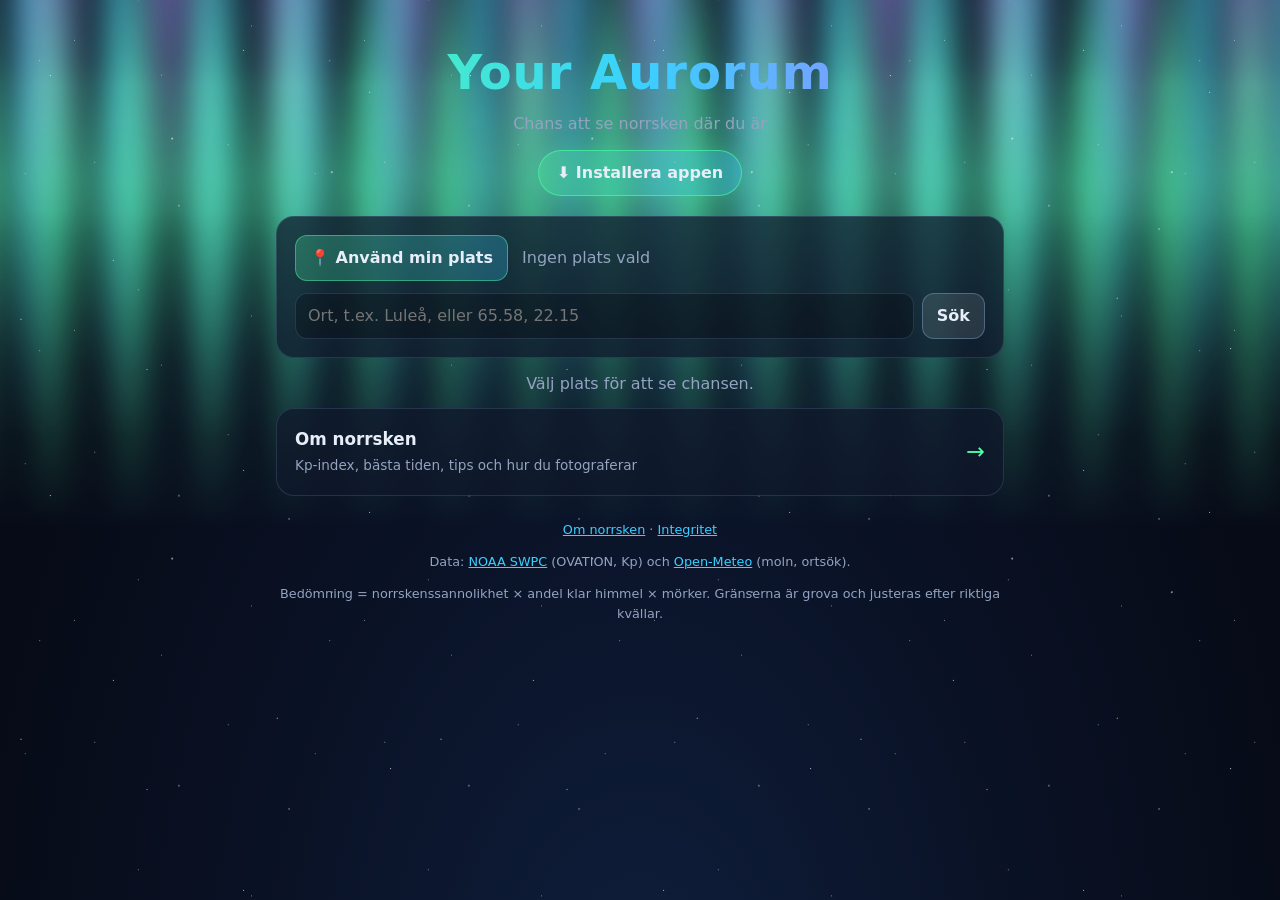
<file: index.html>
<!doctype html>
<html lang="sv">
<head>
  <meta charset="utf-8">
  <meta name="viewport" content="width=device-width, initial-scale=1, viewport-fit=cover">
  <title>Your Aurorum</title>
  <meta name="description" content="Finns det chans att se norrsken där du är? Norrskensaktivitet, moln och mörker i en bedömning.">
  <meta name="theme-color" content="#070b17">
  <link rel="manifest" href="manifest.webmanifest">
  <link rel="icon" href="icons/icon.svg" type="image/svg+xml">
  <link rel="apple-touch-icon" href="icons/apple-touch-icon.png">
  <meta name="apple-mobile-web-app-capable" content="yes">
  <meta name="apple-mobile-web-app-status-bar-style" content="black-translucent">
  <meta name="apple-mobile-web-app-title" content="Aurorum">
  <link rel="stylesheet" href="style.css">
</head>
<body>
  <div class="sky" aria-hidden="true"><div class="stars"></div><div class="stars s2"></div><div class="curtain c1"></div><div class="curtain c2"></div><div class="curtain c3"></div></div>

  <main>
    <header>
      <h1>Your Aurorum</h1>
      <p class="tagline">Chans att se norrsken där du är</p>
      <button id="install" class="install" type="button" hidden>⬇ Installera appen</button>
    </header>

    <section class="card place">
      <div class="place-row">
        <button id="locate" class="primary" type="button">📍 Använd min plats</button>
        <span id="place-name" class="place-name">Ingen plats vald</span>
      </div>
      <form id="search" class="search" autocomplete="off">
        <input id="query" type="text" placeholder="Ort, t.ex. Luleå, eller 65.58, 22.15" aria-label="Ort eller koordinater">
        <button type="submit">Sök</button>
      </form>
      <ul id="results" class="results" hidden></ul>
    </section>

    <p id="status" class="status" role="status"></p>

    <section id="now" class="card now" hidden>
      <p class="label">Just nu</p>
      <h2 id="verdict" class="verdict"></h2>
      <div class="meter"><div id="meter-fill"></div></div>
      <dl class="facts">
        <div><dt>Norrsken</dt><dd id="f-aurora"></dd></div>
        <div><dt>Moln</dt><dd id="f-clouds"></dd></div>
        <div><dt>Ljus</dt><dd id="f-light"></dd></div>
        <div><dt>Kp-index</dt><dd id="f-kp"></dd></div>
      </dl>
      <p id="updated" class="small"></p>
    </section>

    <section id="clouds" class="card" hidden>
      <p class="label">Moln kommande timmar</p>
      <ol id="cloud-strip" class="strip"></ol>
    </section>

    <section id="day" class="card" hidden>
      <button id="day-toggle" class="toggle" type="button" aria-expanded="false" aria-controls="day-body">
        <span>Visa kommande 24 timmar</span><span class="chev" aria-hidden="true">▾</span>
      </button>
      <div id="day-body" hidden>
        <p id="day-status" class="small"></p>
        <div class="table-wrap">
          <table>
            <thead><tr><th>Tid</th><th>Bedömning</th><th>Norrsken</th><th>Moln</th><th>Sol</th><th>Kp</th></tr></thead>
            <tbody id="day-rows"></tbody>
          </table>
        </div>
        <p class="small">Mer än ungefär en timme framåt bygger på NOAA:s Kp-prognos och en grov modell. Ta det som en fingervisning.</p>
      </div>
    </section>

    <a class="card guide-link" href="om-norrsken.html">
      <span><strong>Om norrsken</strong><br><span class="small">Kp-index, bästa tiden, tips och hur du fotograferar</span></span>
      <span aria-hidden="true">→</span>
    </a>

    <footer>
      <p><a href="om-norrsken.html">Om norrsken</a> · <a href="integritet.html">Integritet</a></p>
      <p>Data: <a href="https://www.swpc.noaa.gov/products/aurora-30-minute-forecast">NOAA SWPC</a> (OVATION, Kp) och <a href="https://open-meteo.com/">Open-Meteo</a> (moln, ortsök).</p>
      <p>Bedömning = norrskenssannolikhet × andel klar himmel × mörker. Gränserna är grova och justeras efter riktiga kvällar.</p>
    </footer>
  </main>

  <dialog id="install-help" class="dialog">
    <h2>Installera appen</h2>
    <div id="install-ios" hidden>
      <p>På iPhone och iPad, i Safari:</p>
      <ol>
        <li>Tryck på <strong>Dela</strong> <span class="ico">⬆︎</span> längst ner (eller uppe till höger på iPad).</li>
        <li>Välj <strong>Lägg till på hemskärmen</strong>. Du kan behöva scrolla ner i listan.</li>
        <li>Tryck <strong>Lägg till</strong>.</li>
      </ol>
      <p class="small">Använder du Chrome på iPhone: tryck på Dela-knappen i adressfältet, sedan Lägg till på hemskärmen.</p>
    </div>
    <div id="install-other" hidden>
      <p>Öppna webbläsarens meny (<strong>⋮</strong> eller <strong>…</strong>) och välj
        <strong>Installera app</strong> eller <strong>Lägg till på startskärmen</strong>.</p>
      <p class="small">Fungerar i Chrome, Edge och Samsung Internet. Firefox på dator kan inte installera appar.</p>
    </div>
    <p class="small">Appen får en egen ikon, öppnas i helskärm och visar senast hämtade data även utan nät.</p>
    <form method="dialog"><button class="primary" type="submit">Okej</button></form>
  </dialog>

  <script src="app.js"></script>
</body>
</html>
</file>
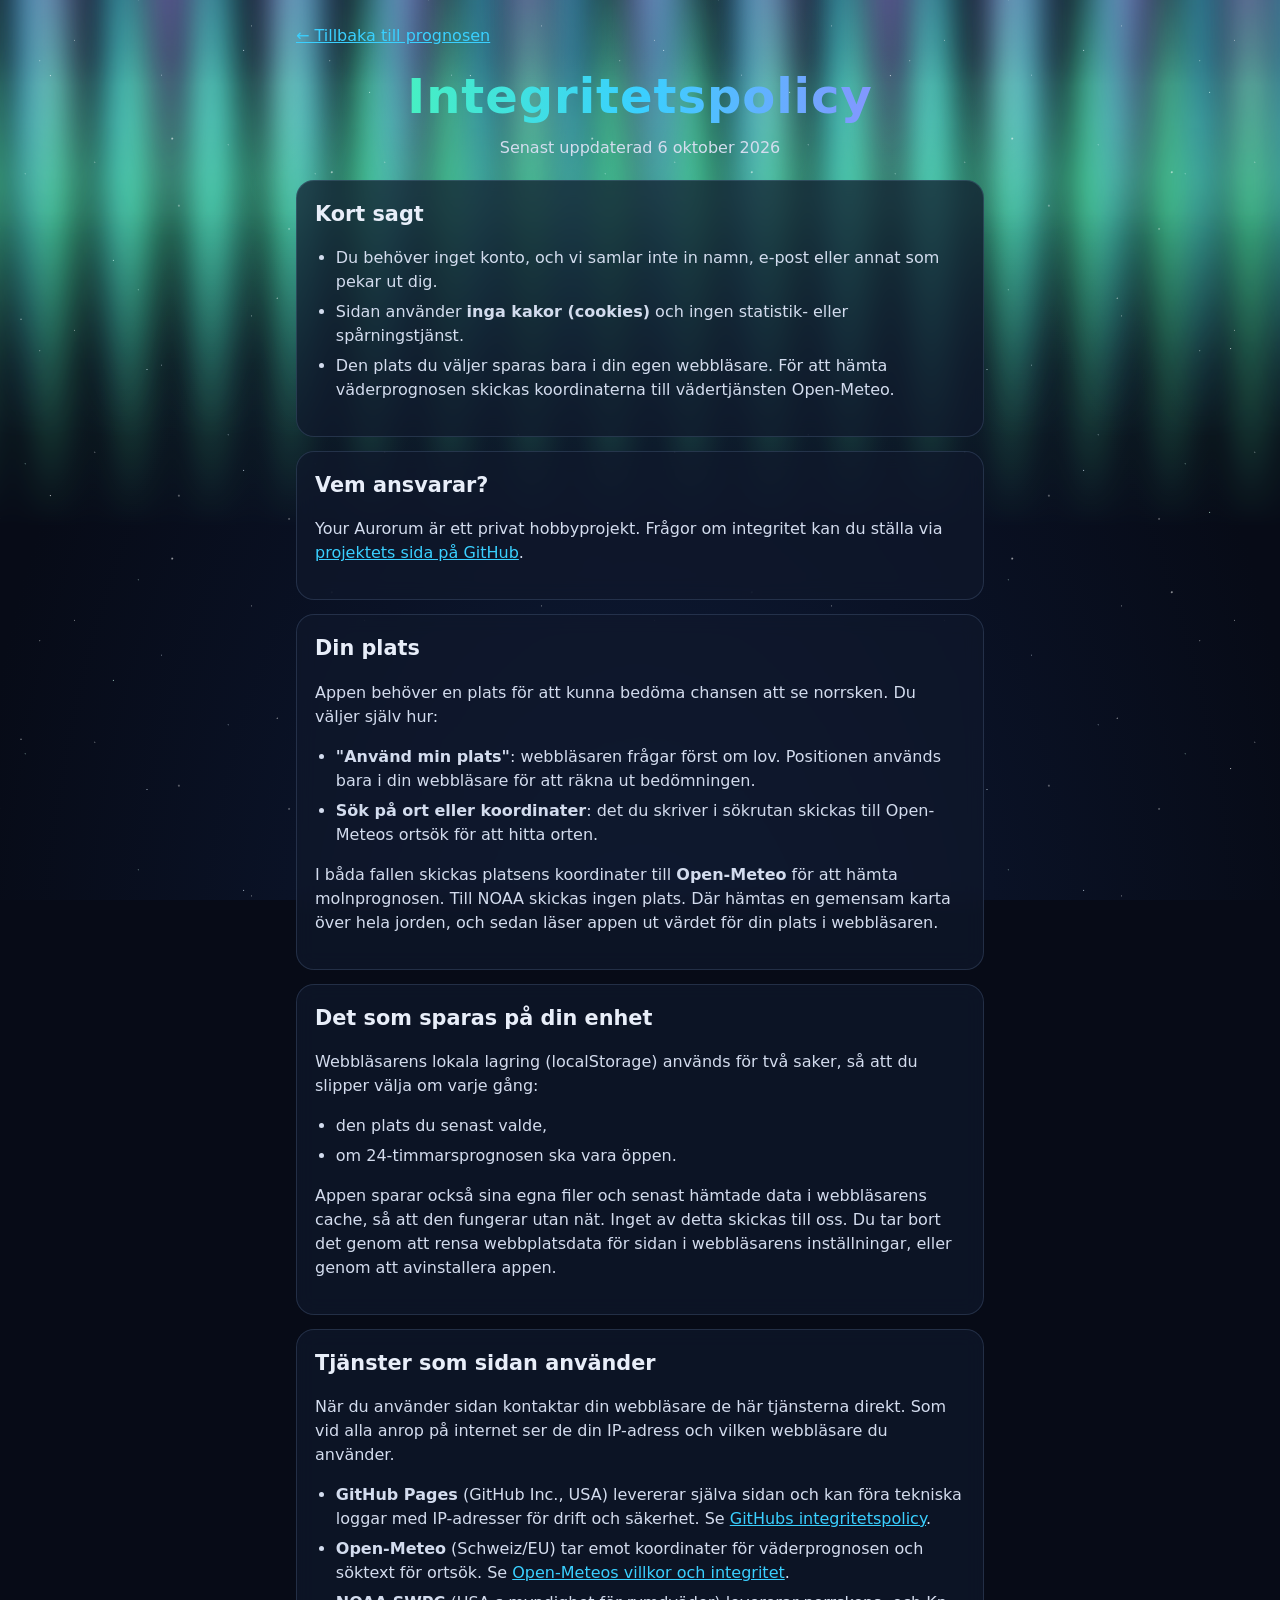
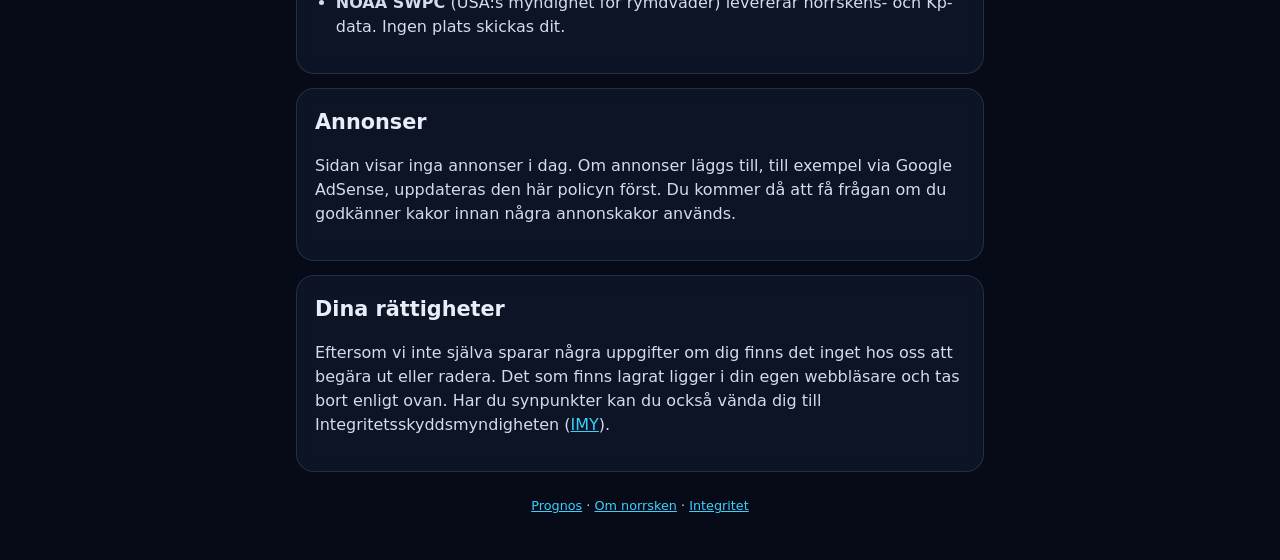
<file: integritet.html>
<!doctype html>
<html lang="sv">
<head>
  <meta charset="utf-8">
  <meta name="viewport" content="width=device-width, initial-scale=1, viewport-fit=cover">
  <title>Integritetspolicy – Your Aurorum</title>
  <meta name="description" content="Vilka uppgifter Your Aurorum hanterar, var de skickas och hur du tar bort dem.">
  <meta name="theme-color" content="#070b17">
  <link rel="manifest" href="manifest.webmanifest">
  <link rel="icon" href="icons/icon.svg" type="image/svg+xml">
  <link rel="apple-touch-icon" href="icons/apple-touch-icon.png">
  <link rel="stylesheet" href="style.css">
</head>
<body>
  <div class="sky" aria-hidden="true"><div class="stars"></div><div class="stars s2"></div><div class="curtain c1"></div><div class="curtain c2"></div><div class="curtain c3"></div></div>

  <main class="article">
    <nav class="crumbs"><a href="./">← Tillbaka till prognosen</a></nav>

    <header>
      <h1>Integritetspolicy</h1>
      <p class="tagline">Senast uppdaterad 6 oktober 2026</p>
    </header>

    <section class="card">
      <h2>Kort sagt</h2>
      <ul>
        <li>Du behöver inget konto, och vi samlar inte in namn, e-post eller annat som pekar ut dig.</li>
        <li>Sidan använder <strong>inga kakor (cookies)</strong> och ingen statistik- eller spårningstjänst.</li>
        <li>Den plats du väljer sparas bara i din egen webbläsare. För att hämta väderprognosen skickas
          koordinaterna till vädertjänsten Open-Meteo.</li>
      </ul>
    </section>

    <section class="card">
      <h2>Vem ansvarar?</h2>
      <p>Your Aurorum är ett privat hobbyprojekt. Frågor om integritet kan du ställa via
        <a href="https://github.com/FastTurtle70/your_aurora/issues">projektets sida på GitHub</a>.</p>
    </section>

    <section class="card">
      <h2>Din plats</h2>
      <p>Appen behöver en plats för att kunna bedöma chansen att se norrsken. Du väljer själv hur:</p>
      <ul>
        <li><strong>"Använd min plats"</strong>: webbläsaren frågar först om lov. Positionen används bara i din
          webbläsare för att räkna ut bedömningen.</li>
        <li><strong>Sök på ort eller koordinater</strong>: det du skriver i sökrutan skickas till Open-Meteos ortsök
          för att hitta orten.</li>
      </ul>
      <p>I båda fallen skickas platsens koordinater till <strong>Open-Meteo</strong> för att hämta molnprognosen.
        Till NOAA skickas ingen plats. Där hämtas en gemensam karta över hela jorden, och sedan läser appen ut värdet
        för din plats i webbläsaren.</p>
    </section>

    <section class="card">
      <h2>Det som sparas på din enhet</h2>
      <p>Webbläsarens lokala lagring (localStorage) används för två saker, så att du slipper välja om varje gång:</p>
      <ul>
        <li>den plats du senast valde,</li>
        <li>om 24-timmarsprognosen ska vara öppen.</li>
      </ul>
      <p>Appen sparar också sina egna filer och senast hämtade data i webbläsarens cache, så att den fungerar utan nät.
        Inget av detta skickas till oss. Du tar bort det genom att rensa webbplatsdata för sidan i webbläsarens
        inställningar, eller genom att avinstallera appen.</p>
    </section>

    <section class="card">
      <h2>Tjänster som sidan använder</h2>
      <p>När du använder sidan kontaktar din webbläsare de här tjänsterna direkt. Som vid alla anrop på internet ser de
        din IP-adress och vilken webbläsare du använder.</p>
      <ul>
        <li><strong>GitHub Pages</strong> (GitHub Inc., USA) levererar själva sidan och kan föra tekniska loggar med
          IP-adresser för drift och säkerhet. Se <a href="https://docs.github.com/en/site-policy/privacy-policies/github-general-privacy-statement">GitHubs integritetspolicy</a>.</li>
        <li><strong>Open-Meteo</strong> (Schweiz/EU) tar emot koordinater för väderprognosen och söktext för ortsök.
          Se <a href="https://open-meteo.com/en/terms">Open-Meteos villkor och integritet</a>.</li>
        <li><strong>NOAA SWPC</strong> (USA:s myndighet för rymdväder) levererar norrskens- och Kp-data. Ingen plats skickas dit.</li>
      </ul>
    </section>

    <section class="card">
      <h2>Annonser</h2>
      <p>Sidan visar inga annonser i dag. Om annonser läggs till, till exempel via Google AdSense, uppdateras den här
        policyn först. Du kommer då att få frågan om du godkänner kakor innan några annonskakor används.</p>
    </section>

    <section class="card">
      <h2>Dina rättigheter</h2>
      <p>Eftersom vi inte själva sparar några uppgifter om dig finns det inget hos oss att begära ut eller radera.
        Det som finns lagrat ligger i din egen webbläsare och tas bort enligt ovan. Har du synpunkter kan du också
        vända dig till Integritetsskyddsmyndigheten (<a href="https://www.imy.se/">IMY</a>).</p>
    </section>

    <footer>
      <p><a href="./">Prognos</a> · <a href="om-norrsken.html">Om norrsken</a> · <a href="integritet.html">Integritet</a></p>
    </footer>
  </main>
</body>
</html>
</file>
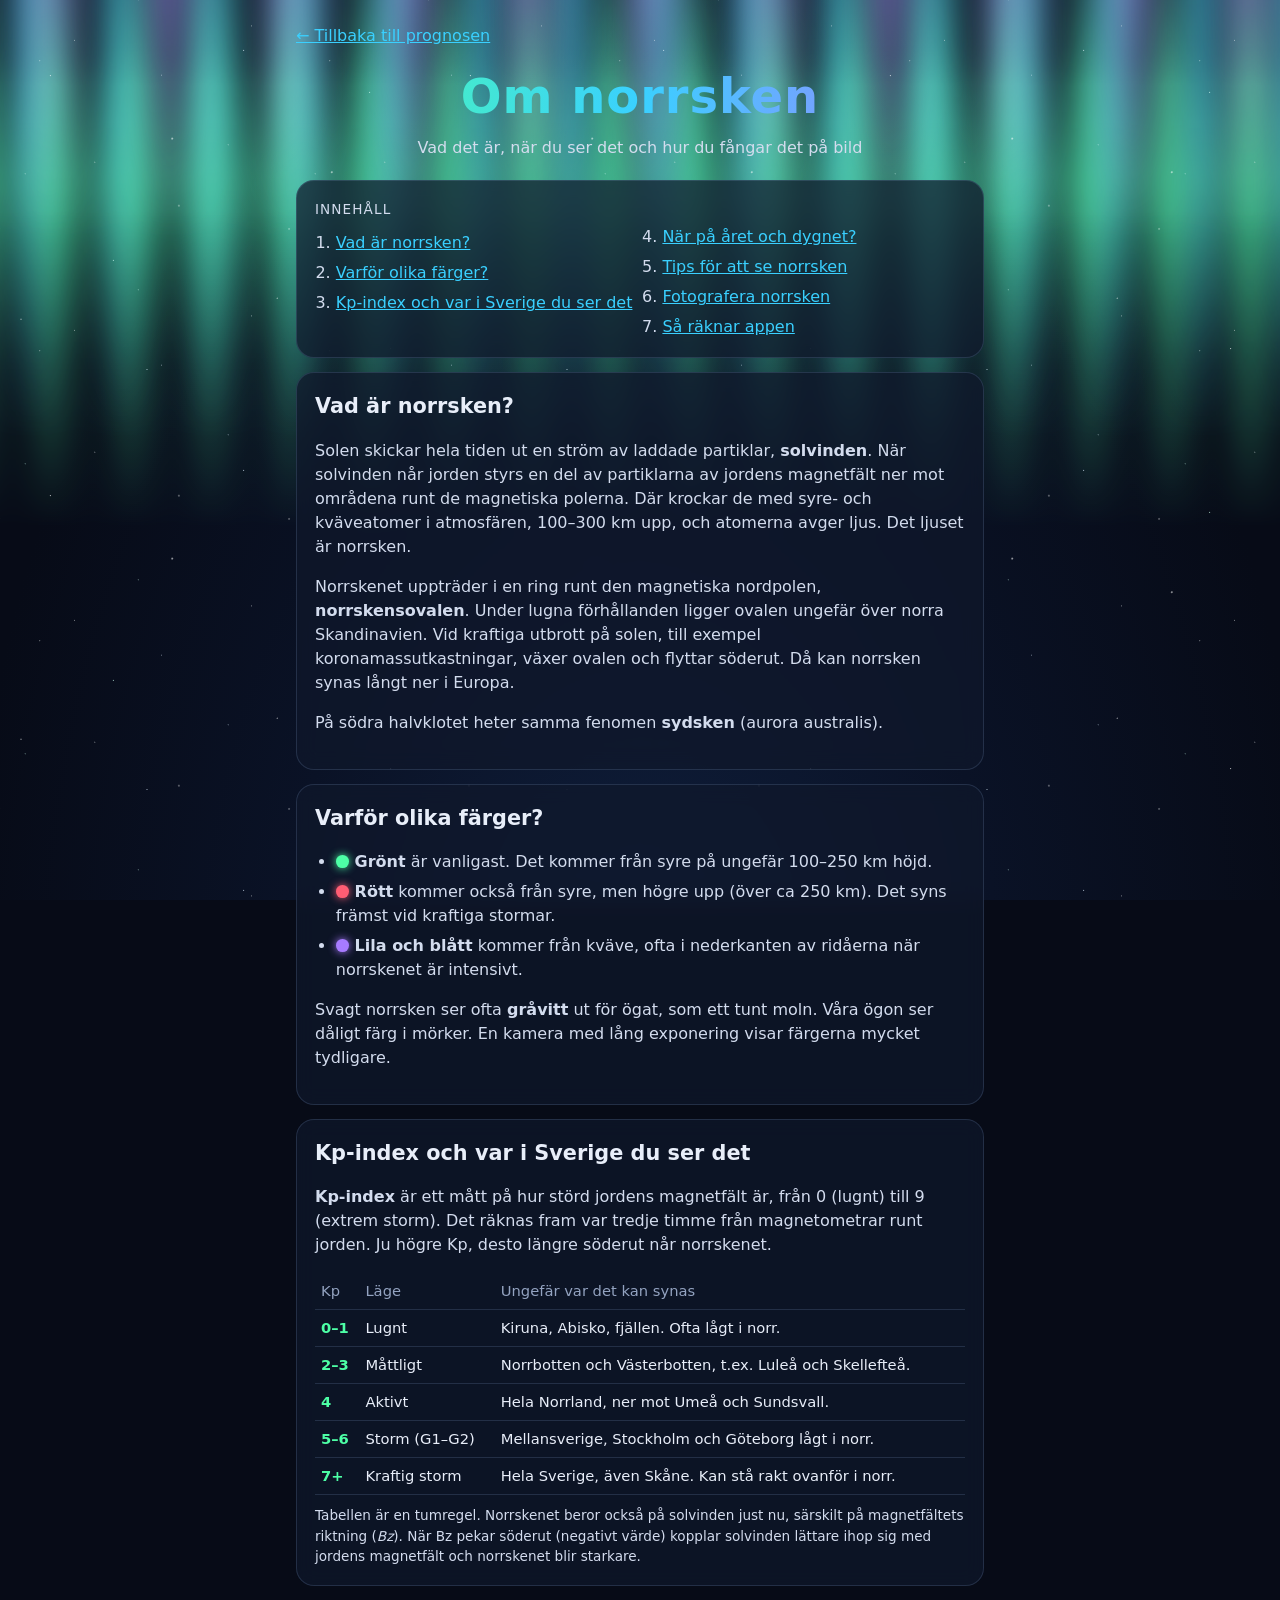
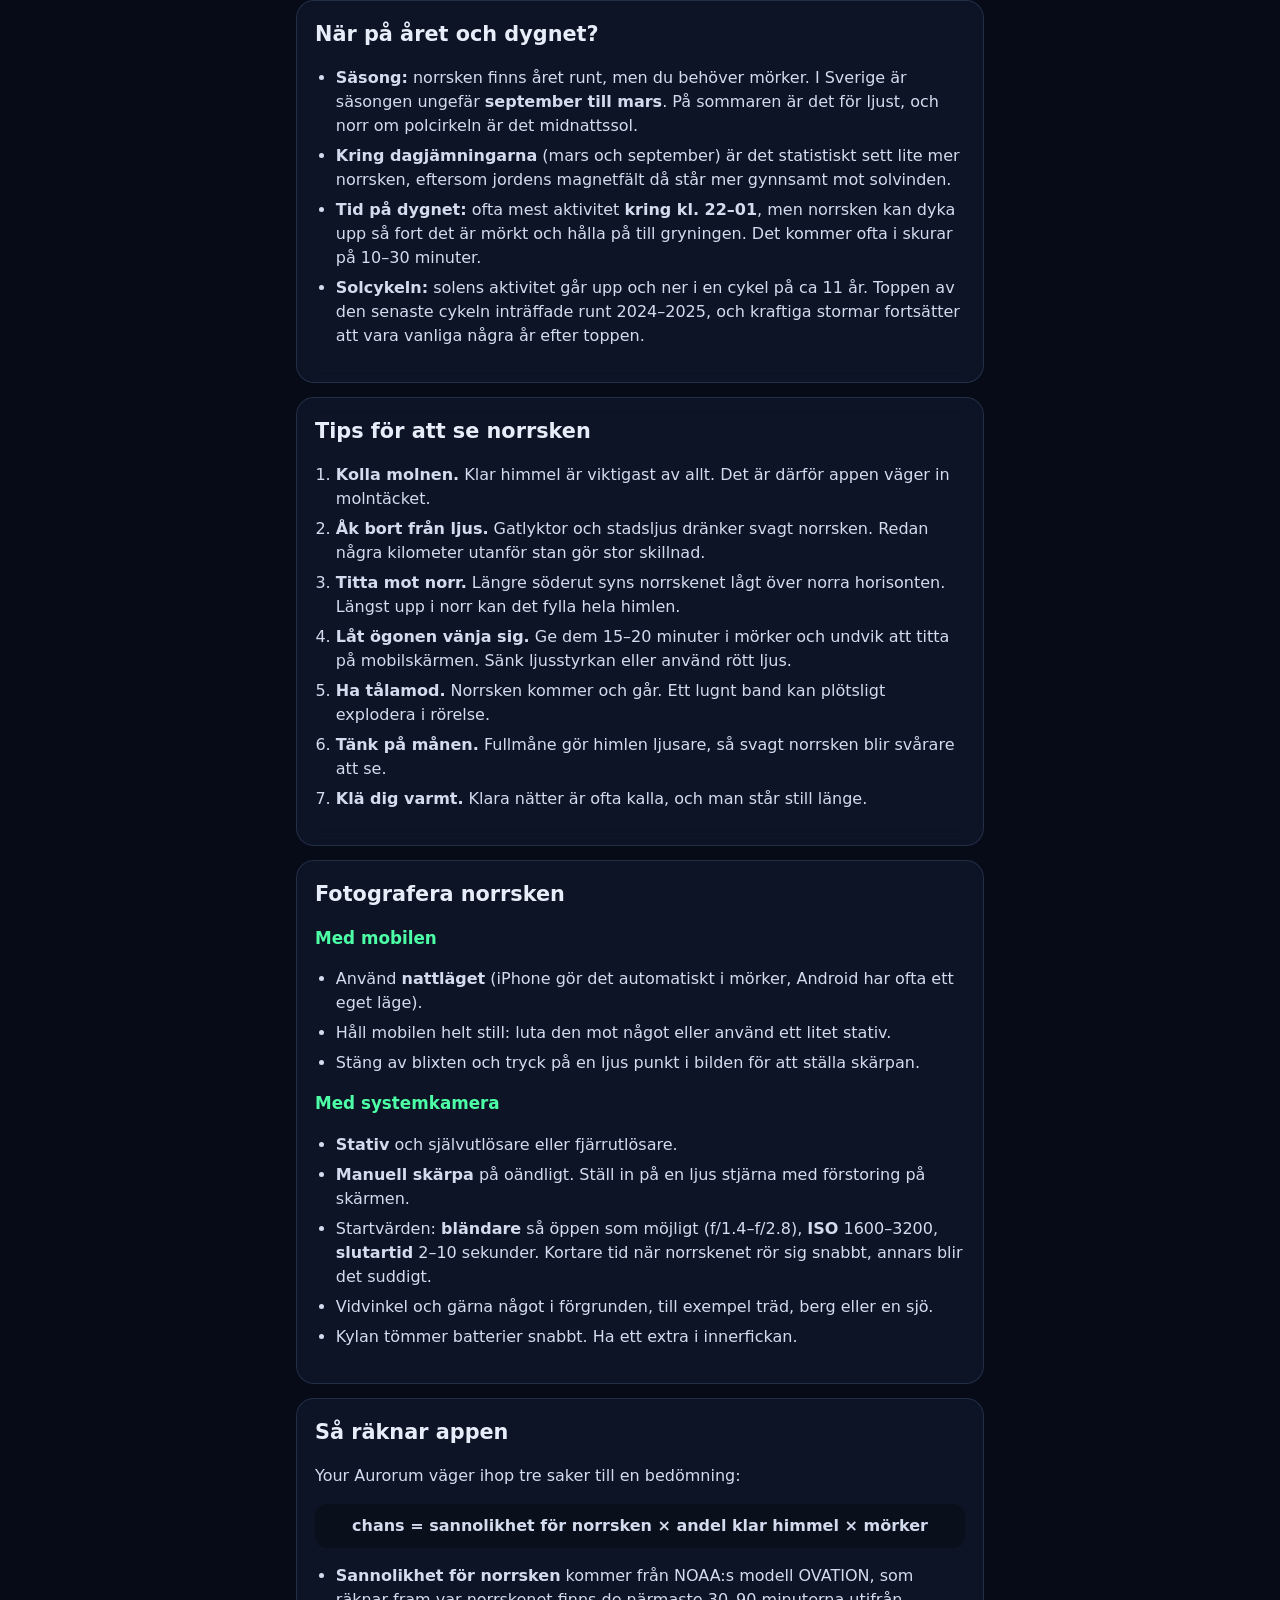
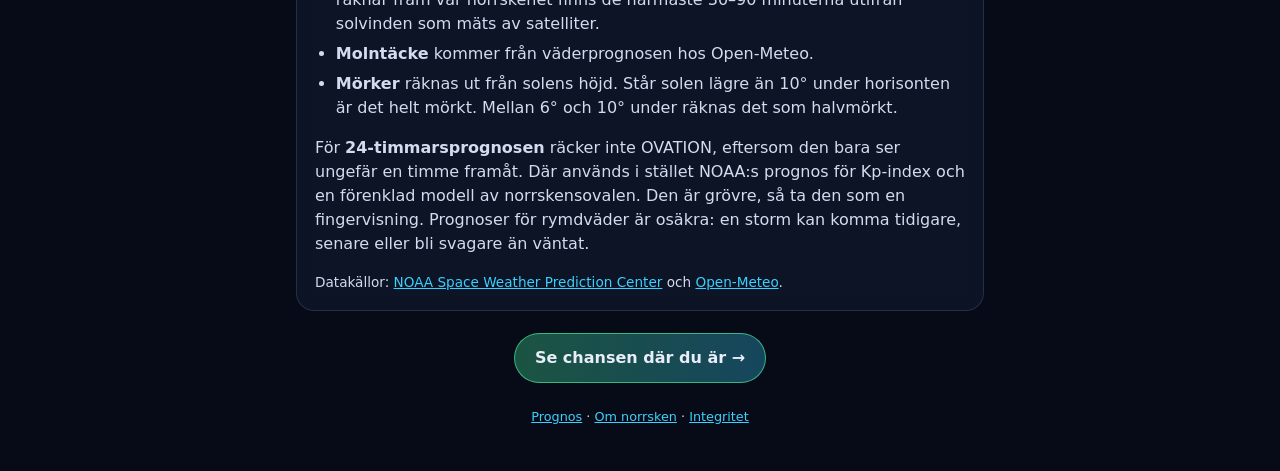
<file: om-norrsken.html>
<!doctype html>
<html lang="sv">
<head>
  <meta charset="utf-8">
  <meta name="viewport" content="width=device-width, initial-scale=1, viewport-fit=cover">
  <title>Om norrsken – Your Aurorum</title>
  <meta name="description" content="Så uppstår norrsken, vad Kp-index betyder för olika delar av Sverige, när och var du ser det bäst och hur du fotograferar det.">
  <meta name="theme-color" content="#070b17">
  <link rel="manifest" href="manifest.webmanifest">
  <link rel="icon" href="icons/icon.svg" type="image/svg+xml">
  <link rel="apple-touch-icon" href="icons/apple-touch-icon.png">
  <link rel="stylesheet" href="style.css">
</head>
<body>
  <div class="sky" aria-hidden="true"><div class="stars"></div><div class="stars s2"></div><div class="curtain c1"></div><div class="curtain c2"></div><div class="curtain c3"></div></div>

  <main class="article">
    <nav class="crumbs"><a href="./">← Tillbaka till prognosen</a></nav>

    <header>
      <h1>Om norrsken</h1>
      <p class="tagline">Vad det är, när du ser det och hur du fångar det på bild</p>
    </header>

    <nav class="card toc" aria-label="Innehåll">
      <p class="label">Innehåll</p>
      <ol>
        <li><a href="#vad">Vad är norrsken?</a></li>
        <li><a href="#farger">Varför olika färger?</a></li>
        <li><a href="#kp">Kp-index och var i Sverige du ser det</a></li>
        <li><a href="#nar">När på året och dygnet?</a></li>
        <li><a href="#tips">Tips för att se norrsken</a></li>
        <li><a href="#foto">Fotografera norrsken</a></li>
        <li><a href="#appen">Så räknar appen</a></li>
      </ol>
    </nav>

    <section class="card" id="vad">
      <h2>Vad är norrsken?</h2>
      <p>Solen skickar hela tiden ut en ström av laddade partiklar, <strong>solvinden</strong>. När solvinden når jorden
        styrs en del av partiklarna av jordens magnetfält ner mot områdena runt de magnetiska polerna. Där krockar de med
        syre- och kväveatomer i atmosfären, 100–300 km upp, och atomerna avger ljus. Det ljuset är norrsken.</p>
      <p>Norrskenet uppträder i en ring runt den magnetiska nordpolen, <strong>norrskensovalen</strong>. Under lugna
        förhållanden ligger ovalen ungefär över norra Skandinavien. Vid kraftiga utbrott på solen, till exempel
        koronamassutkastningar, växer ovalen och flyttar söderut. Då kan norrsken synas långt ner i Europa.</p>
      <p>På södra halvklotet heter samma fenomen <strong>sydsken</strong> (aurora australis).</p>
    </section>

    <section class="card" id="farger">
      <h2>Varför olika färger?</h2>
      <ul>
        <li><span class="dot green"></span><strong>Grönt</strong> är vanligast. Det kommer från syre på ungefär 100–250 km höjd.</li>
        <li><span class="dot red"></span><strong>Rött</strong> kommer också från syre, men högre upp (över ca 250 km). Det syns främst vid kraftiga stormar.</li>
        <li><span class="dot violet"></span><strong>Lila och blått</strong> kommer från kväve, ofta i nederkanten av ridåerna när norrskenet är intensivt.</li>
      </ul>
      <p>Svagt norrsken ser ofta <strong>gråvitt</strong> ut för ögat, som ett tunt moln. Våra ögon ser dåligt färg i mörker.
        En kamera med lång exponering visar färgerna mycket tydligare.</p>
    </section>

    <section class="card" id="kp">
      <h2>Kp-index och var i Sverige du ser det</h2>
      <p><strong>Kp-index</strong> är ett mått på hur störd jordens magnetfält är, från 0 (lugnt) till 9 (extrem storm).
        Det räknas fram var tredje timme från magnetometrar runt jorden. Ju högre Kp, desto längre söderut når norrskenet.</p>
      <div class="table-wrap">
        <table class="kp-table">
          <thead><tr><th>Kp</th><th>Läge</th><th>Ungefär var det kan synas</th></tr></thead>
          <tbody>
            <tr><td>0–1</td><td>Lugnt</td><td>Kiruna, Abisko, fjällen. Ofta lågt i norr.</td></tr>
            <tr><td>2–3</td><td>Måttligt</td><td>Norrbotten och Västerbotten, t.ex. Luleå och Skellefteå.</td></tr>
            <tr><td>4</td><td>Aktivt</td><td>Hela Norrland, ner mot Umeå och Sundsvall.</td></tr>
            <tr><td>5–6</td><td>Storm (G1–G2)</td><td>Mellansverige, Stockholm och Göteborg lågt i norr.</td></tr>
            <tr><td>7+</td><td>Kraftig storm</td><td>Hela Sverige, även Skåne. Kan stå rakt ovanför i norr.</td></tr>
          </tbody>
        </table>
      </div>
      <p class="small">Tabellen är en tumregel. Norrskenet beror också på solvinden just nu, särskilt på magnetfältets
        riktning (<em>Bz</em>). När Bz pekar söderut (negativt värde) kopplar solvinden lättare ihop sig med jordens
        magnetfält och norrskenet blir starkare.</p>
    </section>

    <section class="card" id="nar">
      <h2>När på året och dygnet?</h2>
      <ul>
        <li><strong>Säsong:</strong> norrsken finns året runt, men du behöver mörker. I Sverige är säsongen ungefär
          <strong>september till mars</strong>. På sommaren är det för ljust, och norr om polcirkeln är det midnattssol.</li>
        <li><strong>Kring dagjämningarna</strong> (mars och september) är det statistiskt sett lite mer norrsken,
          eftersom jordens magnetfält då står mer gynnsamt mot solvinden.</li>
        <li><strong>Tid på dygnet:</strong> ofta mest aktivitet <strong>kring kl. 22–01</strong>, men norrsken kan dyka upp
          så fort det är mörkt och hålla på till gryningen. Det kommer ofta i skurar på 10–30 minuter.</li>
        <li><strong>Solcykeln:</strong> solens aktivitet går upp och ner i en cykel på ca 11 år. Toppen av den senaste cykeln
          inträffade runt 2024–2025, och kraftiga stormar fortsätter att vara vanliga några år efter toppen.</li>
      </ul>
    </section>

    <section class="card" id="tips">
      <h2>Tips för att se norrsken</h2>
      <ol>
        <li><strong>Kolla molnen.</strong> Klar himmel är viktigast av allt. Det är därför appen väger in molntäcket.</li>
        <li><strong>Åk bort från ljus.</strong> Gatlyktor och stadsljus dränker svagt norrsken. Redan några kilometer utanför stan gör stor skillnad.</li>
        <li><strong>Titta mot norr.</strong> Längre söderut syns norrskenet lågt över norra horisonten. Längst upp i norr kan det fylla hela himlen.</li>
        <li><strong>Låt ögonen vänja sig.</strong> Ge dem 15–20 minuter i mörker och undvik att titta på mobilskärmen.
          Sänk ljusstyrkan eller använd rött ljus.</li>
        <li><strong>Ha tålamod.</strong> Norrsken kommer och går. Ett lugnt band kan plötsligt explodera i rörelse.</li>
        <li><strong>Tänk på månen.</strong> Fullmåne gör himlen ljusare, så svagt norrsken blir svårare att se.</li>
        <li><strong>Klä dig varmt.</strong> Klara nätter är ofta kalla, och man står still länge.</li>
      </ol>
    </section>

    <section class="card" id="foto">
      <h2>Fotografera norrsken</h2>
      <h3>Med mobilen</h3>
      <ul>
        <li>Använd <strong>nattläget</strong> (iPhone gör det automatiskt i mörker, Android har ofta ett eget läge).</li>
        <li>Håll mobilen helt still: luta den mot något eller använd ett litet stativ.</li>
        <li>Stäng av blixten och tryck på en ljus punkt i bilden för att ställa skärpan.</li>
      </ul>
      <h3>Med systemkamera</h3>
      <ul>
        <li><strong>Stativ</strong> och självutlösare eller fjärrutlösare.</li>
        <li><strong>Manuell skärpa</strong> på oändligt. Ställ in på en ljus stjärna med förstoring på skärmen.</li>
        <li>Startvärden: <strong>bländare</strong> så öppen som möjligt (f/1.4–f/2.8), <strong>ISO</strong> 1600–3200,
          <strong>slutartid</strong> 2–10 sekunder. Kortare tid när norrskenet rör sig snabbt, annars blir det suddigt.</li>
        <li>Vidvinkel och gärna något i förgrunden, till exempel träd, berg eller en sjö.</li>
        <li>Kylan tömmer batterier snabbt. Ha ett extra i innerfickan.</li>
      </ul>
    </section>

    <section class="card" id="appen">
      <h2>Så räknar appen</h2>
      <p>Your Aurorum väger ihop tre saker till en bedömning:</p>
      <p class="formula">chans = sannolikhet för norrsken × andel klar himmel × mörker</p>
      <ul>
        <li><strong>Sannolikhet för norrsken</strong> kommer från NOAA:s modell OVATION, som räknar fram var norrskenet
          finns de närmaste 30–90 minuterna utifrån solvinden som mäts av satelliter.</li>
        <li><strong>Molntäcke</strong> kommer från väderprognosen hos Open-Meteo.</li>
        <li><strong>Mörker</strong> räknas ut från solens höjd. Står solen lägre än 10° under horisonten är det helt mörkt.
          Mellan 6° och 10° under räknas det som halvmörkt.</li>
      </ul>
      <p>För <strong>24-timmarsprognosen</strong> räcker inte OVATION, eftersom den bara ser ungefär en timme framåt.
        Där används i stället NOAA:s prognos för Kp-index och en förenklad modell av norrskensovalen. Den är grövre, så
        ta den som en fingervisning. Prognoser för rymdväder är osäkra: en storm kan komma tidigare, senare eller
        bli svagare än väntat.</p>
      <p class="small">Datakällor: <a href="https://www.swpc.noaa.gov/">NOAA Space Weather Prediction Center</a> och
        <a href="https://open-meteo.com/">Open-Meteo</a>.</p>
    </section>

    <p class="cta"><a class="button primary" href="./">Se chansen där du är →</a></p>

    <footer>
      <p><a href="./">Prognos</a> · <a href="om-norrsken.html">Om norrsken</a> · <a href="integritet.html">Integritet</a></p>
    </footer>
  </main>
</body>
</html>
</file>
<file: style.css>
:root {
  --bg: #070b17;
  --card: rgba(16, 24, 44, 0.72);
  --line: rgba(140, 170, 220, 0.18);
  --text: #e8eef9;
  --muted: #93a3c0;
  --green: #4dffa6;
  --teal: #3ad0ff;
  --violet: #a77bff;
  --good: #4dffa6;
  --some: #b6f25a;
  --little: #ffd166;
  --none: #7d8aa5;
  color-scheme: dark;
}

* { box-sizing: border-box; }

html, body { margin: 0; }

body {
  min-height: 100vh;
  background: var(--bg);
  color: var(--text);
  font: 16px/1.5 system-ui, -apple-system, "Segoe UI", Roboto, sans-serif;
  overflow-x: hidden;
}

/* Norrskensbakgrund: stjärnor och långsamt böljande ridåer. Bara transform/opacity animeras. */
.sky { position: fixed; inset: 0; z-index: -1; overflow: hidden; pointer-events: none;
  background: radial-gradient(ellipse at 50% 115%, #0f1f3d 0%, #0a1226 40%, var(--bg) 75%); }
.stars { position: absolute; inset: 0;
  background-image:
    radial-gradient(1px 1px at 12% 18%, #fff, transparent), radial-gradient(1px 1px at 27% 62%, #cfe, transparent),
    radial-gradient(1.5px 1.5px at 41% 33%, #fff, transparent), radial-gradient(1px 1px at 58% 12%, #def, transparent),
    radial-gradient(1px 1px at 66% 71%, #fff, transparent), radial-gradient(1.5px 1.5px at 79% 41%, #fff, transparent),
    radial-gradient(1px 1px at 88% 22%, #cfe, transparent), radial-gradient(1px 1px at 93% 83%, #fff, transparent),
    radial-gradient(1px 1px at 5% 76%, #fff, transparent), radial-gradient(1px 1px at 35% 88%, #def, transparent);
  background-size: 420px 420px; opacity: .7; animation: twinkle 7s ease-in-out infinite alternate; }
.stars.s2 { background-size: 290px 290px; background-position: 60px 110px; opacity: .45; animation-duration: 11s; }
@keyframes twinkle { from { opacity: .25; } to { opacity: .8; } }

.curtain { position: absolute; left: -30%; width: 160%; height: 70vh; top: -8vh;
  mix-blend-mode: screen; filter: blur(14px); transform-origin: 50% 0;
  /* lodräta strålar som tonar ut nedåt */
  -webkit-mask-image: linear-gradient(to bottom, transparent 0%, #000 25%, #000 45%, transparent 95%);
          mask-image: linear-gradient(to bottom, transparent 0%, #000 25%, #000 45%, transparent 95%);
  animation: sway 34s ease-in-out infinite alternate, glow 13s ease-in-out infinite alternate; }
.c1 { background: repeating-linear-gradient(90deg, rgba(77,255,166,.08) 0 10px, rgba(77,255,166,.75) 34px, rgba(77,255,166,.25) 52px, rgba(77,255,166,.08) 80px),
  linear-gradient(to bottom, transparent 20%, rgba(77,255,166,.35) 40%, transparent 70%); }
.c2 { top: -18vh; background: repeating-linear-gradient(90deg, rgba(58,208,255,.05) 0 30px, rgba(58,208,255,.6) 50px, rgba(58,208,255,.05) 90px);
  animation-duration: 47s, 17s; animation-direction: alternate-reverse, alternate; }
.c3 { top: -26vh; height: 55vh; background: repeating-linear-gradient(90deg, rgba(167,123,255,.05) 0 40px, rgba(167,123,255,.55) 66px, rgba(167,123,255,.05) 120px);
  animation-duration: 61s, 21s; }
@keyframes sway {
  0%   { transform: translateX(-8%) skewX(-12deg) rotate(-3deg) scaleY(1); }
  50%  { transform: translateX(2%) skewX(6deg) rotate(1deg) scaleY(1.12); }
  100% { transform: translateX(9%) skewX(-4deg) rotate(3deg) scaleY(.95); }
}
@keyframes glow { from { opacity: .45; } to { opacity: 1; } }
@media (prefers-reduced-motion: reduce) { .curtain, .stars { animation: none; } }

main {
  max-width: 760px;
  margin: 0 auto;
  padding: max(24px, env(safe-area-inset-top)) 16px max(32px, env(safe-area-inset-bottom));
}

header { text-align: center; margin: 12px 0 20px; }
h1 { margin: 0; font-size: clamp(2rem, 6vw, 3rem); letter-spacing: .02em;
  background: linear-gradient(90deg, var(--green), var(--teal), var(--violet));
  -webkit-background-clip: text; background-clip: text; color: transparent; }
.tagline { margin: 4px 0 0; color: var(--muted); }

.card { background: var(--card); border: 1px solid var(--line); border-radius: 18px;
  padding: 18px; margin-bottom: 14px; backdrop-filter: blur(10px); -webkit-backdrop-filter: blur(10px); }

.label { margin: 0 0 6px; color: var(--muted); font-size: .85rem; text-transform: uppercase; letter-spacing: .08em; }
.small { color: var(--muted); font-size: .85rem; margin: 10px 0 0; }

button, input { font: inherit; color: inherit; }
button { cursor: pointer; border: 1px solid rgba(140,170,220,.4); background: rgba(255,255,255,.1);
  border-radius: 12px; padding: 10px 14px; font-weight: 600; touch-action: manipulation;
  transition: background .15s ease, transform .1s ease; }
button:active { transform: scale(.97); }
button:hover { background: rgba(255,255,255,.12); }
button.primary { background: linear-gradient(90deg, rgba(77,255,166,.25), rgba(58,208,255,.25));
  border-color: rgba(77,255,166,.45); }
button:disabled { opacity: .6; cursor: wait; }

.place-row { display: flex; flex-wrap: wrap; align-items: center; gap: 10px 14px; }
.place-name { color: var(--muted); }
.search { display: flex; gap: 8px; margin-top: 12px; }
.search input { flex: 1; min-width: 0; padding: 10px 12px; border-radius: 12px;
  border: 1px solid var(--line); background: rgba(0,0,0,.25); }
.results { list-style: none; margin: 8px 0 0; padding: 0; }
.results button { width: 100%; text-align: left; margin-top: 6px; }
.results small { color: var(--muted); }

.status { text-align: center; color: var(--muted); min-height: 1.5em; margin: 4px 0 12px; }
.status.error { color: #ff8a8a; }

.now { text-align: center; }
.verdict { margin: 4px 0 12px; font-size: clamp(2rem, 8vw, 3.2rem); line-height: 1.1; }
.verdict.good { color: var(--good); text-shadow: 0 0 24px rgba(77,255,166,.5); }
.verdict.some { color: var(--some); }
.verdict.little { color: var(--little); }
.verdict.none { color: var(--none); }

.meter { height: 8px; border-radius: 99px; background: rgba(255,255,255,.08); overflow: hidden; margin: 0 auto 16px; max-width: 420px; }
#meter-fill { height: 100%; width: 0; border-radius: inherit; transition: width .6s ease;
  background: linear-gradient(90deg, var(--teal), var(--green)); }

.facts { display: grid; grid-template-columns: repeat(4, 1fr); gap: 10px; margin: 0; }
.facts div { background: rgba(0,0,0,.2); border-radius: 12px; padding: 10px 6px; }
.facts dt { color: var(--muted); font-size: .8rem; }
.facts dd { margin: 2px 0 0; font-size: 1.15rem; font-weight: 600; }
.facts dd small { display: block; font-weight: 400; font-size: .75rem; color: var(--muted); }
@media (max-width: 520px) { .facts { grid-template-columns: repeat(2, 1fr); } }

.strip { list-style: none; margin: 0; padding: 0; display: grid; grid-template-columns: repeat(6, 1fr); gap: 8px; text-align: center; }
.strip li { background: rgba(0,0,0,.2); border-radius: 12px; padding: 8px 4px; font-size: .9rem; }
.strip .bar { height: 40px; display: flex; align-items: flex-end; justify-content: center; margin: 6px 0; }
.strip .bar span { width: 14px; border-radius: 4px; background: #a9b7d3; }
.strip time { color: var(--muted); }

.toggle { width: 100%; display: flex; align-items: center; justify-content: space-between; gap: 10px;
  padding: 14px 16px; font-weight: 600; border-radius: 14px;
  background: linear-gradient(90deg, rgba(77,255,166,.18), rgba(58,208,255,.18));
  border: 1px solid rgba(77,255,166,.45); box-shadow: 0 0 18px rgba(77,255,166,.12);
  touch-action: manipulation; }
.toggle:active { transform: scale(.98); }
.toggle .chev { transition: transform .25s ease; font-size: 1.2rem; }
.toggle[aria-expanded="true"] .chev { transform: rotate(180deg); }
#day-body { margin-top: 14px; }
.table-wrap { overflow-x: auto; }
table { width: 100%; border-collapse: collapse; font-size: .92rem; }
th, td { padding: 7px 6px; text-align: right; white-space: nowrap; border-bottom: 1px solid var(--line); }
th:nth-child(-n+2), td:nth-child(-n+2) { text-align: left; }
th { color: var(--muted); font-weight: 500; }
tr.light td { color: var(--none); }
td.good { color: var(--good); font-weight: 600; }
td.some { color: var(--some); }
td.little { color: var(--little); }
td.none { color: var(--none); }

footer { color: var(--muted); font-size: .8rem; text-align: center; margin-top: 24px; }
footer a { color: var(--teal); }
@media (max-width: 520px) {
  .card { padding: 14px; }
  table { font-size: .84rem; }
  th, td { padding: 6px 3px; }
}

.install { margin-top: 14px; padding: 10px 18px; border-radius: 99px;
  background: linear-gradient(90deg, rgba(77,255,166,.3), rgba(58,208,255,.3));
  border-color: rgba(77,255,166,.6); box-shadow: 0 0 20px rgba(77,255,166,.18); }

.dialog { max-width: min(440px, calc(100vw - 32px)); border: 1px solid var(--line); border-radius: 18px;
  background: #0f1830; color: var(--text); padding: 20px 22px; }
.dialog::backdrop { background: rgba(3, 6, 14, .7); backdrop-filter: blur(3px); }
.dialog h2 { margin: 0 0 8px; font-size: 1.3rem; }
.dialog ol { padding-left: 1.2em; }
.dialog li { margin: 6px 0; }
.dialog form { text-align: right; margin-top: 12px; }

/* Artikelsidor (Om norrsken, Integritet) */
.article { max-width: 720px; }
.crumbs { margin-bottom: 4px; }
.crumbs a, .article a, footer a { color: var(--teal); }
.article h2 { margin: 0 0 10px; font-size: 1.3rem; }
.article h3 { margin: 16px 0 6px; font-size: 1.05rem; color: var(--green); }
.article p, .article li { color: #d3dcee; }
.article ul, .article ol { padding-left: 1.3em; }
.article li { margin: 6px 0; }
.article section { scroll-margin-top: 16px; }
.toc ol { margin: 0; columns: 2; column-gap: 24px; }
@media (max-width: 520px) { .toc ol { columns: 1; } }
.dot { display: inline-block; width: .8em; height: .8em; border-radius: 50%; margin-right: 6px; vertical-align: -.05em; }
.dot.green { background: #4dffa6; box-shadow: 0 0 8px #4dffa6; }
.dot.red { background: #ff5d73; box-shadow: 0 0 8px #ff5d73; }
.dot.violet { background: #a77bff; box-shadow: 0 0 8px #a77bff; }
.kp-table td, .kp-table th { white-space: normal; text-align: left; vertical-align: top; }
.kp-table td:first-child { white-space: nowrap; font-weight: 600; color: var(--green); }
.formula { text-align: center; font-weight: 600; padding: 10px; border-radius: 12px; background: rgba(0,0,0,.25); }
.cta { text-align: center; margin: 22px 0; }
a.button { display: inline-block; text-decoration: none; color: var(--text); font-weight: 600; padding: 12px 20px;
  border-radius: 99px; border: 1px solid rgba(77,255,166,.6);
  background: linear-gradient(90deg, rgba(77,255,166,.3), rgba(58,208,255,.3)); }
.guide-link { display: flex; align-items: center; justify-content: space-between; gap: 12px;
  text-decoration: none; color: var(--text); font-size: 1.05rem; }
.guide-link:hover { border-color: rgba(77,255,166,.5); }
.guide-link > span:last-child { font-size: 1.4rem; color: var(--green); }
</file>
